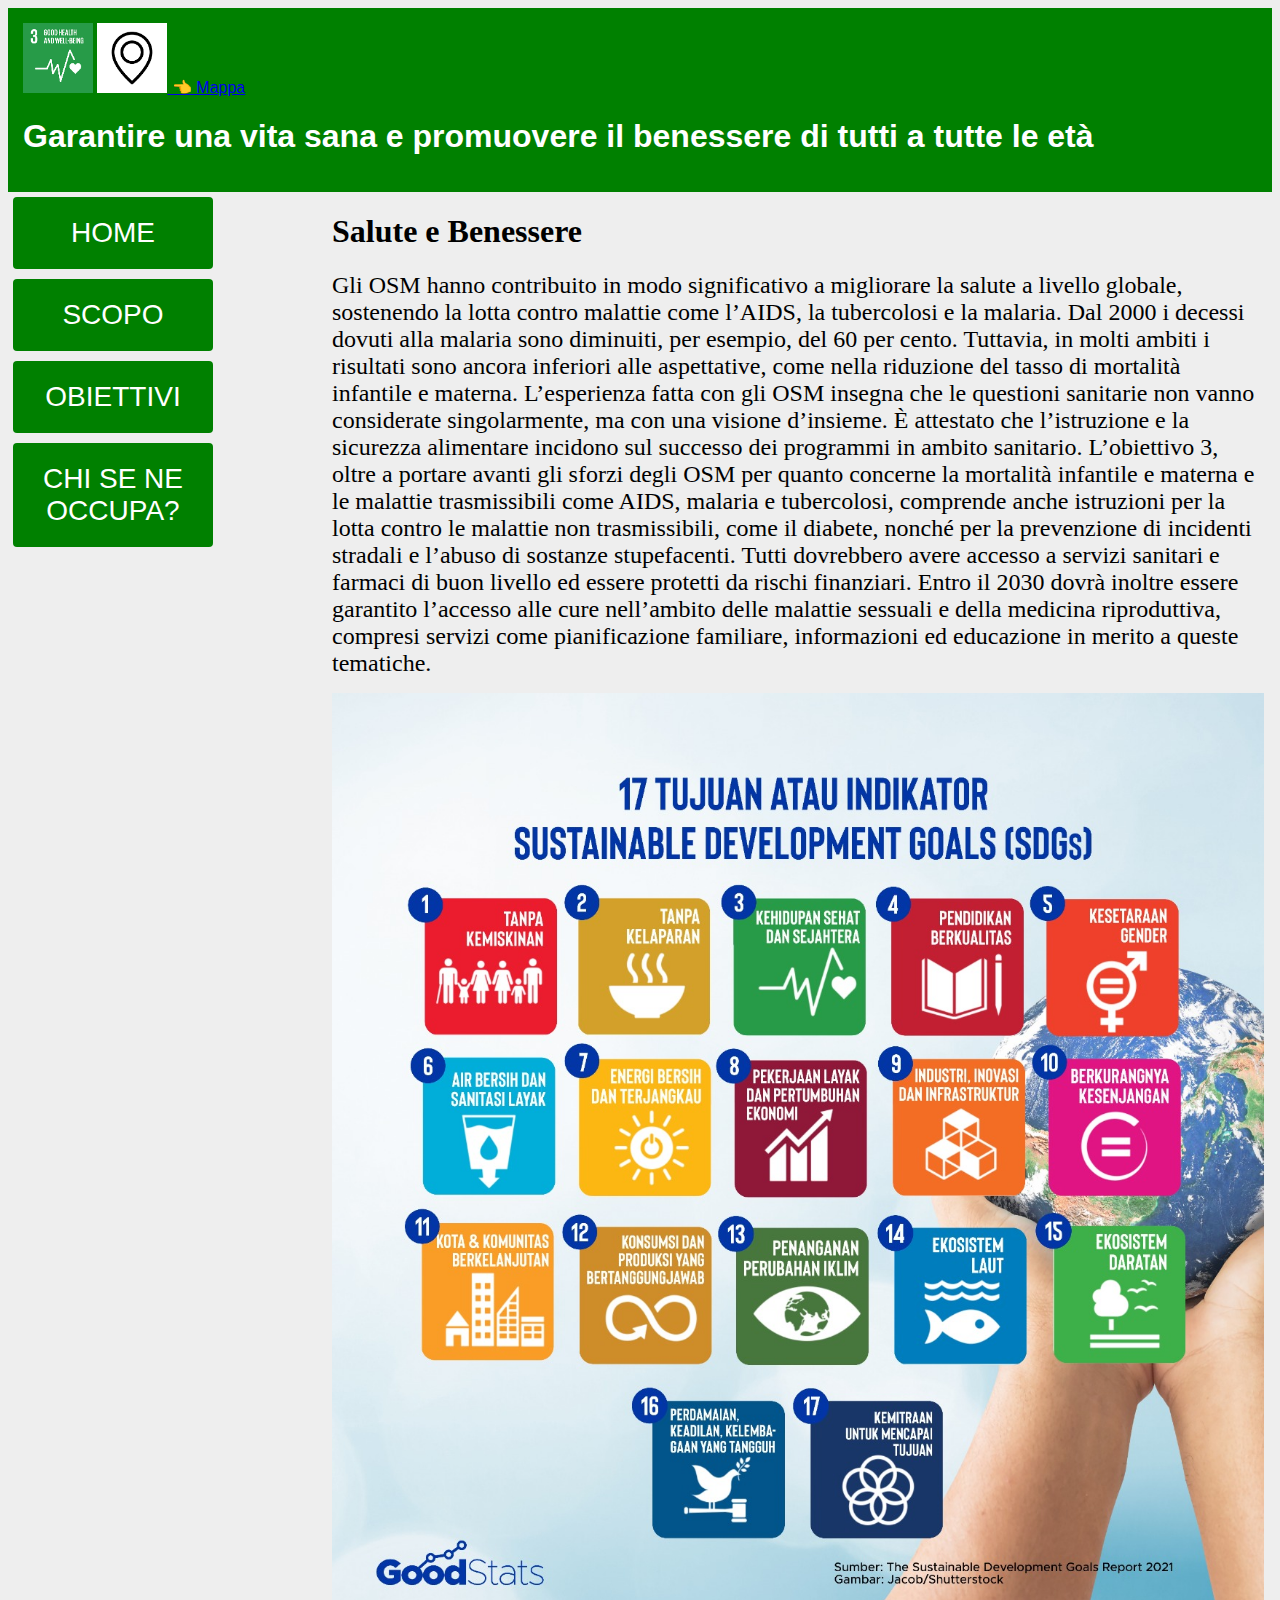
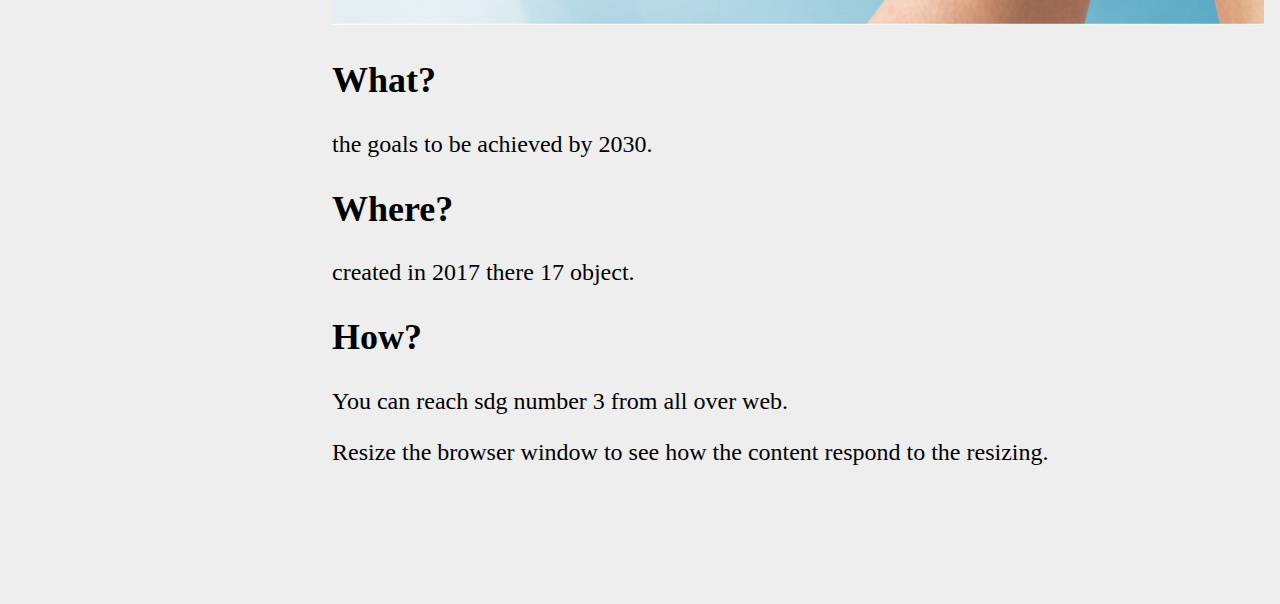
<file: index.html>
<!DOCTYPE html>
<html lang="en">
<head>
    <meta charset="UTF-8">
    <meta http-equiv="X-UA-Compatible" content="IE=edge">
    <meta name="viewport" content="width=device-width, initial-scale=1.0">
    <link href="css/style.css" rel="stylesheet">
    <script src="script/script.js"></script>
    <title>🏠 Salute e Benessere</title>
</head>
<body>
    <header class="header">
        <img src="img/sdg3.png" width="70" height="70">
        <a href="pgs/mappa.html"><img src="img/mappa.png" width="70" height="70" <p> 👈 Mappa</p></a>
        
        <h1>Garantire una vita sana e promuovere il benessere di tutti a tutte le età</h1>
    </header>
    
    <div class="row">
        <nav class="col-3 menu">
          
            <button onclick="myFunction1('pgs/home.html')" class="button"><span>HOME</span></button>
            <button onclick="myFunction1('pgs/scopo.html')"class="button"><span>SCOPO</span></button>
            <button onclick="myFunction1('pgs/obiettivi.html')"class="button"><span>OBIETTIVI</span></button>
            <button onclick="myFunction1('pgs/occupa.html')"class="button"><span>CHI SE NE OCCUPA?</span></button>
          
        </nav>
      
        <div class="col-9">
          <iframe id="myframe" src="pgs/home.html" name="iframe_a" height="2000px" width="100%" title="Iframe Example"></iframe>
   
</body>
</html>
</file>
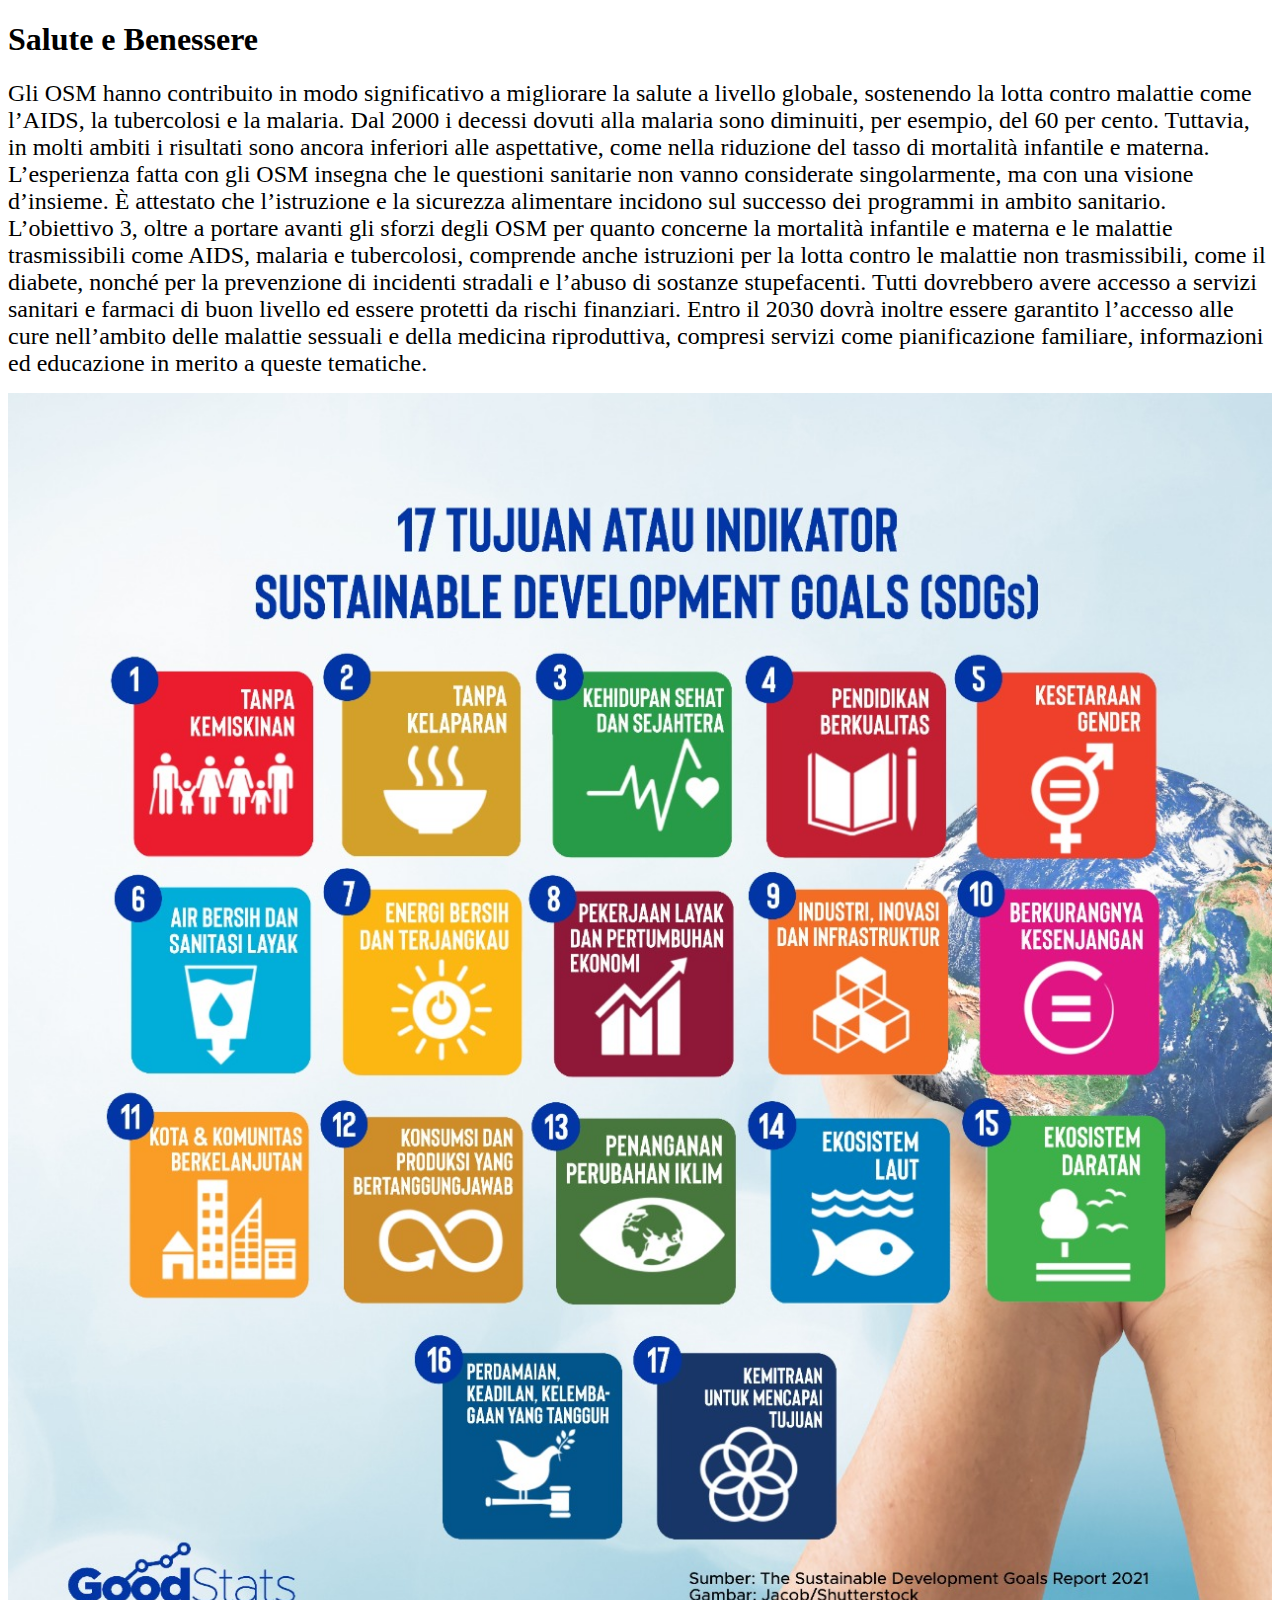
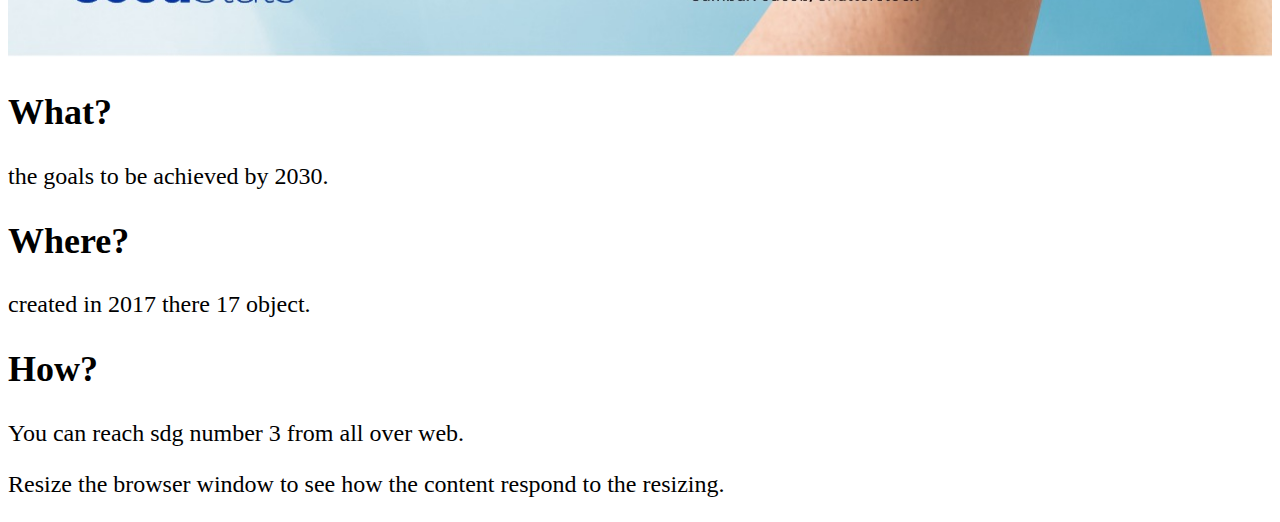
<file: pgs/home.html>
<!DOCTYPE html>
<html lang="en">
<head>
    <meta charset="UTF-8">
    <meta http-equiv="X-UA-Compatible" content="IE=edge">
    <meta name="viewport" content="width=device-width, initial-scale=1.0">
    
    <title>🏠 Home</title>
</head>
<body>
    
    <nav class="col-9">
        <h1>Salute e Benessere</h1>
    <p ><font size = "5">Gli OSM hanno contribuito in modo significativo a migliorare la salute a livello globale, 
        sostenendo la lotta contro malattie come l’AIDS, la tubercolosi e la malaria.
        Dal 2000 i decessi dovuti alla malaria sono diminuiti, per esempio, del 60 per cento. Tuttavia, 
        in molti ambiti i risultati sono ancora inferiori alle aspettative, come nella riduzione del tasso di mortalità infantile e materna. 
        L’esperienza fatta con gli OSM insegna che le questioni sanitarie non vanno considerate singolarmente, ma con una visione d’insieme. 
        È attestato che l’istruzione e la sicurezza alimentare incidono sul successo dei programmi in ambito sanitario. L’obiettivo 3, oltre 
        a portare avanti gli sforzi degli OSM per quanto concerne la mortalità infantile e materna e le malattie trasmissibili come AIDS, malaria 
        e tubercolosi, comprende anche istruzioni per la lotta contro le malattie non trasmissibili, come il diabete, nonché per la prevenzione di 
        incidenti stradali e l’abuso di sostanze stupefacenti. Tutti dovrebbero avere accesso a servizi sanitari e farmaci di buon livello ed essere 
        protetti da rischi finanziari. Entro il 2030 dovrà inoltre essere garantito l’accesso alle cure nell’ambito delle malattie sessuali e della 
        medicina riproduttiva, compresi servizi come pianificazione familiare, informazioni ed educazione in merito a queste tematiche. </font></p>
    <img src="../img/sdg img.jpg" width="100%" height="auto">
    </nav>


    <nav class="col-3 right"><font size = "5">
        <nav class="aside">
          <h2>What?</h2>
          <p>the goals to be achieved by 2030.</p>
          <h2>Where?</h2>
          <p>created in 2017 there 17 object.</p>
          <h2>How?</h2>
          <p>You can reach sdg number 3 from all over web.</p>
        </nav>
    </nav></font>
    
    <footer class="footer"><font size = "5">
      <p>Resize the browser window to see how the content respond to the resizing.</p>
    </footer></font>
      
</body>
</html>
</file>
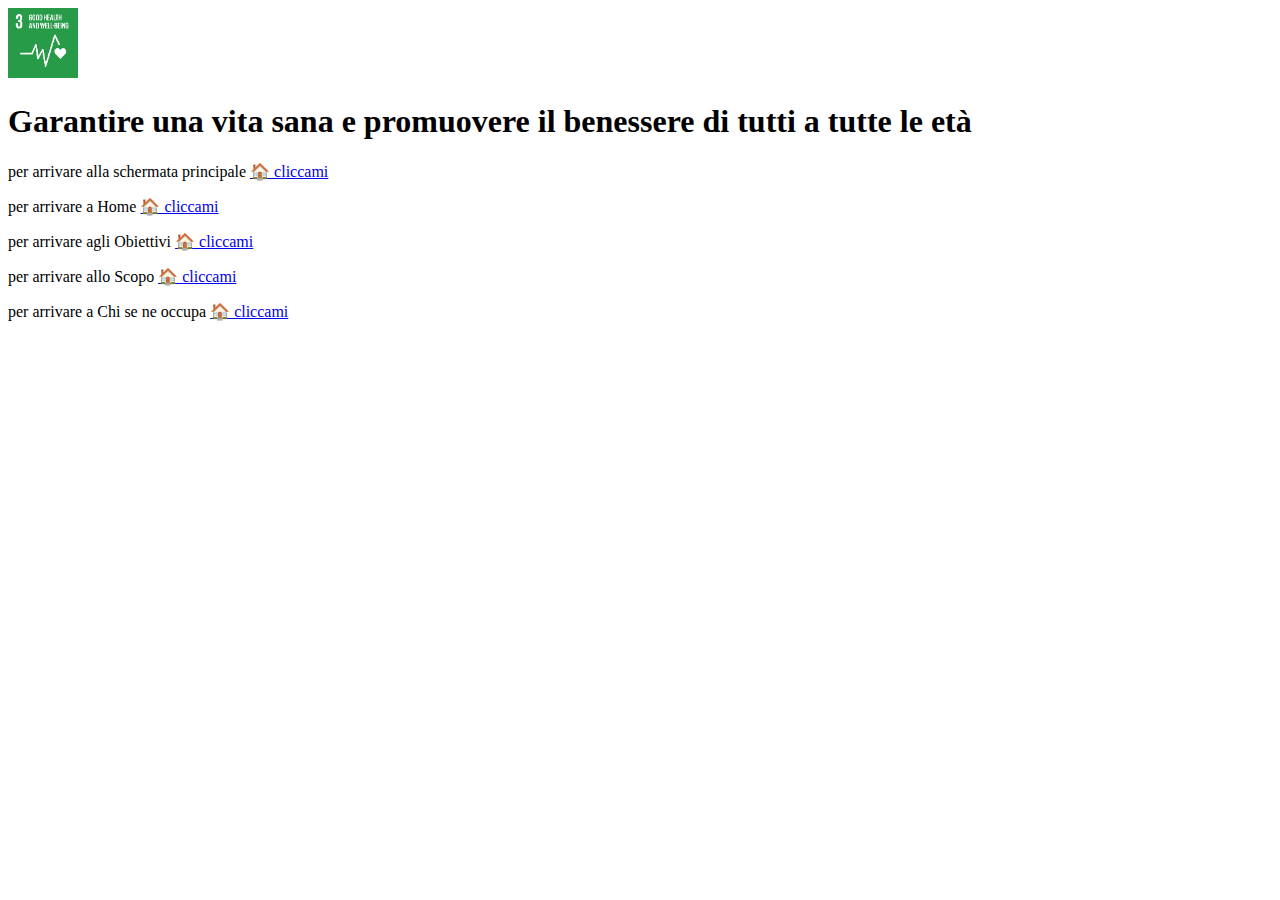
<file: pgs/mappa.html>
<!DOCTYPE html>
<html lang="en">
<head>
    <meta charset="UTF-8">
    <meta http-equiv="X-UA-Compatible" content="IE=edge">
    <meta name="viewport" content="width=device-width, initial-scale=1.0">
    
    <title>🏠 Mappa</title>
</head>
<body>
    <header class="header">
        <img src="../img/sdg3.png" width="70" height="70">        
        <h1>Garantire una vita sana e promuovere il benessere di tutti a tutte le età</h1>
    </header>

    <p>per arrivare alla schermata principale <a href="../index.html"> 🏠 cliccami</a></p>
    <p>per arrivare a Home <a href="../pgs/home.html"> 🏠 cliccami</a></p>
    <p>per arrivare agli Obiettivi <a href="../pgs/obiettivi.html"> 🏠 cliccami</a></p>
    <p>per arrivare allo Scopo <a href="../pgs/scopo.html"> 🏠 cliccami</a></p>
    <p>per arrivare a Chi se ne occupa <a href="../pgs/occupa.html"> 🏠 cliccami</a></p>
</body>
</html>
</file>
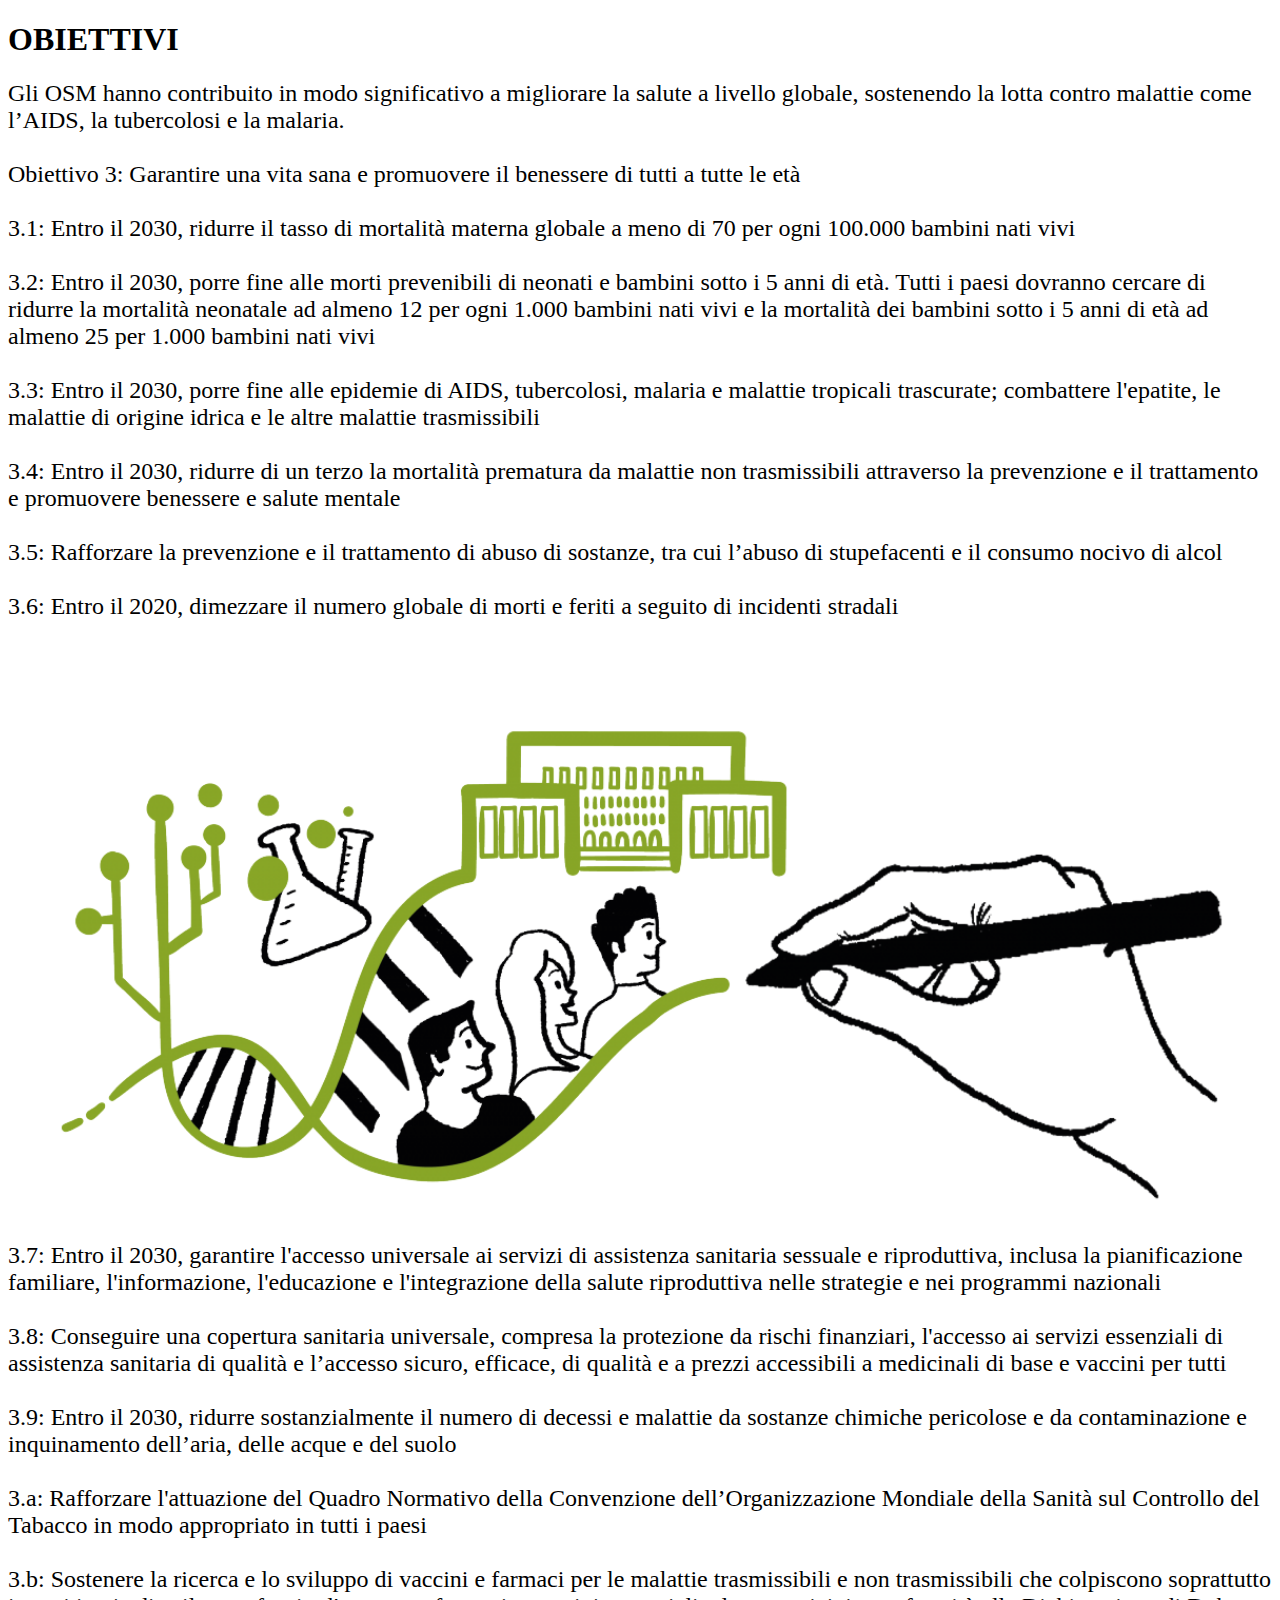
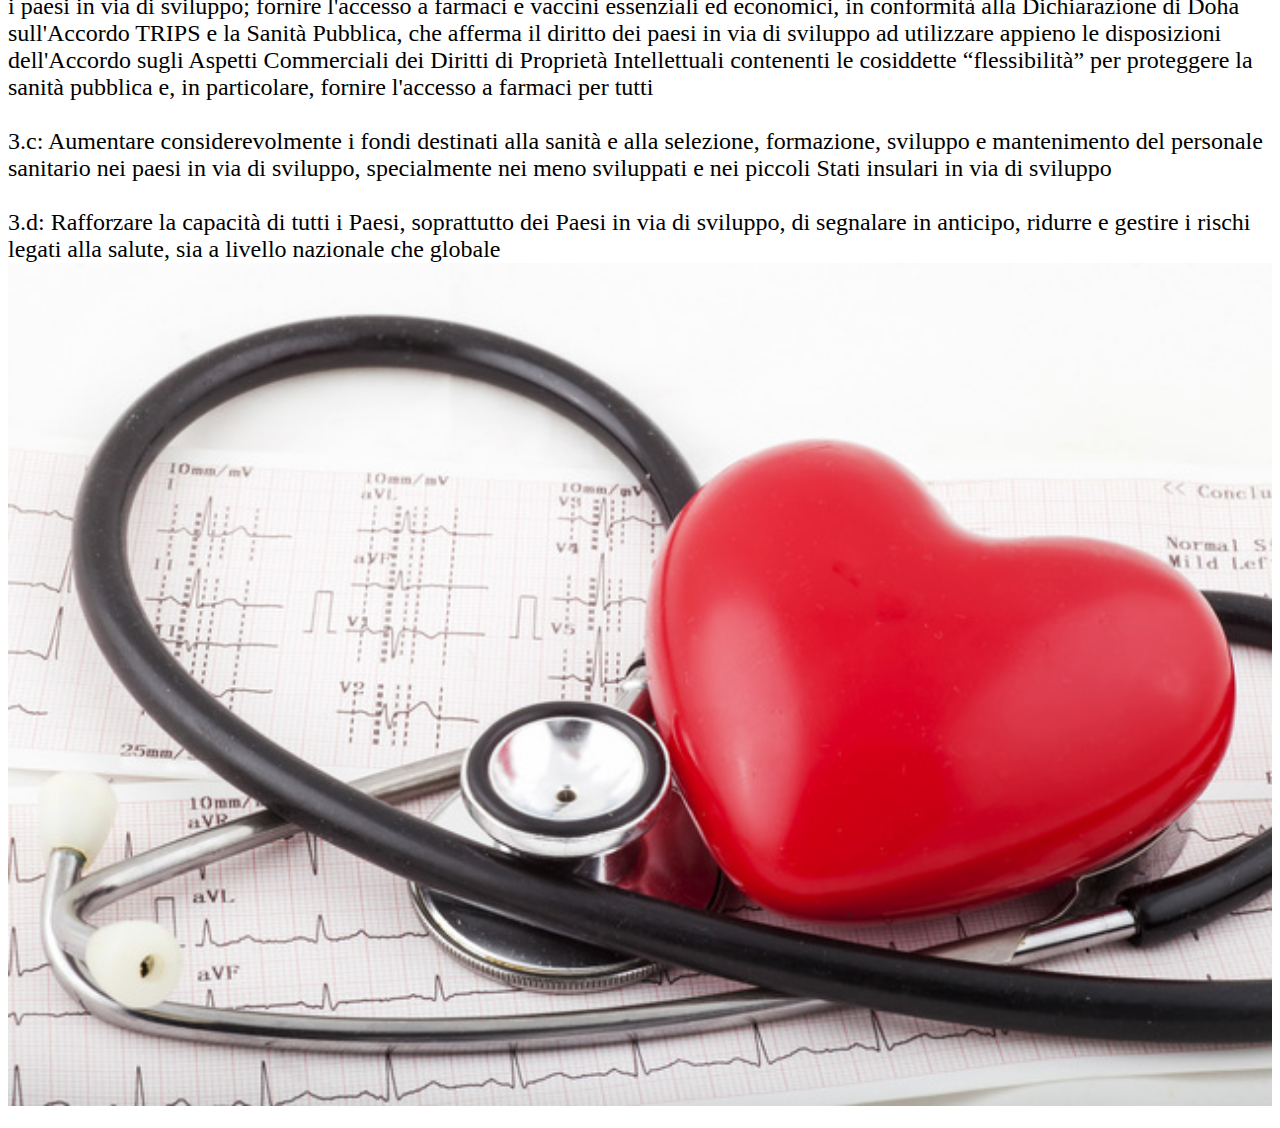
<file: pgs/obiettivi.html>
<!DOCTYPE html>
<html lang="en">
<head>
    <meta charset="UTF-8">
    <meta http-equiv="X-UA-Compatible" content="IE=edge">
    <meta name="viewport" content="width=device-width, initial-scale=1.0">
    
    <title>🏠 OBIETTIVI</title>
</head>
<body>
  
  <nav class="col-9">
    <h1>OBIETTIVI</h1>
<p><font size = "5">
  Gli OSM hanno contribuito in modo significativo a migliorare la salute a livello globale, sostenendo la lotta contro malattie come l’AIDS, la tubercolosi e la malaria.

    <br><br>Obiettivo 3: Garantire una vita sana e promuovere il benessere di tutti a tutte le età<br><br>

    3.1: Entro il 2030, ridurre il tasso di mortalità materna globale a meno di 70 per ogni 100.000 bambini nati vivi<br><br>
    3.2: Entro il 2030, porre fine alle morti prevenibili di neonati e bambini sotto i 5 anni di età.  Tutti i paesi dovranno cercare di ridurre la mortalità neonatale ad almeno 12 per ogni 1.000 bambini nati vivi e la mortalità dei bambini sotto i 5 anni di età ad almeno 25 per 1.000 bambini nati vivi<br><br>
    3.3: Entro il 2030, porre fine alle epidemie di AIDS, tubercolosi, malaria e malattie tropicali trascurate; combattere l'epatite, le malattie di origine idrica e le altre malattie trasmissibili<br><br>
    3.4: Entro il 2030, ridurre di un terzo la mortalità prematura da malattie non trasmissibili attraverso la prevenzione e il trattamento e promuovere benessere e salute mentale<br><br>
    3.5: Rafforzare la prevenzione e il trattamento di abuso di sostanze, tra cui l’abuso di stupefacenti e il consumo nocivo di alcol<br><br>
    3.6: Entro il 2020, dimezzare il numero globale di morti e feriti a seguito di incidenti stradali<br><br>
    <img src="../img/sciencecity_promoz_img.png" width="100%" height="auto">
    3.7: Entro il 2030, garantire l'accesso universale ai servizi di assistenza sanitaria sessuale e riproduttiva, inclusa la pianificazione familiare, l'informazione, l'educazione e l'integrazione della salute riproduttiva nelle strategie e nei programmi nazionali<br><br>
    3.8: Conseguire una copertura sanitaria universale, compresa la protezione da rischi finanziari, l'accesso ai servizi essenziali di assistenza sanitaria di qualità e l’accesso sicuro, efficace, di qualità e a prezzi accessibili a medicinali di base e vaccini per tutti<br><br>
    3.9: Entro il 2030, ridurre sostanzialmente il numero di decessi e malattie da sostanze chimiche pericolose e da contaminazione e inquinamento dell’aria, delle acque e del suolo<br><br>
    3.a: Rafforzare l'attuazione del Quadro Normativo della Convenzione dell’Organizzazione Mondiale della Sanità sul Controllo del Tabacco in modo appropriato in tutti i paesi<br><br>
    3.b: Sostenere la ricerca e lo sviluppo di vaccini e farmaci per le malattie trasmissibili e non trasmissibili che colpiscono soprattutto i paesi in via di sviluppo; fornire l'accesso a farmaci e vaccini essenziali ed economici, in conformità alla Dichiarazione di Doha sull'Accordo TRIPS e la Sanità Pubblica, che afferma il diritto dei paesi in via di sviluppo ad utilizzare appieno le disposizioni dell'Accordo sugli Aspetti Commerciali dei Diritti di Proprietà Intellettuali contenenti le cosiddette “flessibilità” per proteggere la sanità pubblica e, in particolare, fornire l'accesso a farmaci per tutti<br><br>
    3.c: Aumentare considerevolmente i fondi destinati alla sanità e alla selezione, formazione, sviluppo e mantenimento del personale sanitario nei paesi in via di sviluppo, specialmente nei meno sviluppati e nei piccoli Stati insulari in via di sviluppo<br><br>
    3.d: Rafforzare la capacità di tutti i Paesi, soprattutto dei Paesi in via di sviluppo, di segnalare in anticipo, ridurre e gestire i rischi legati alla salute, sia a livello nazionale che globale<br>
    <img src="../img/default-SDG3.jpg" width="100%" height="auto">
    </font></p>
  </nav>
</body>
</html>
</file>
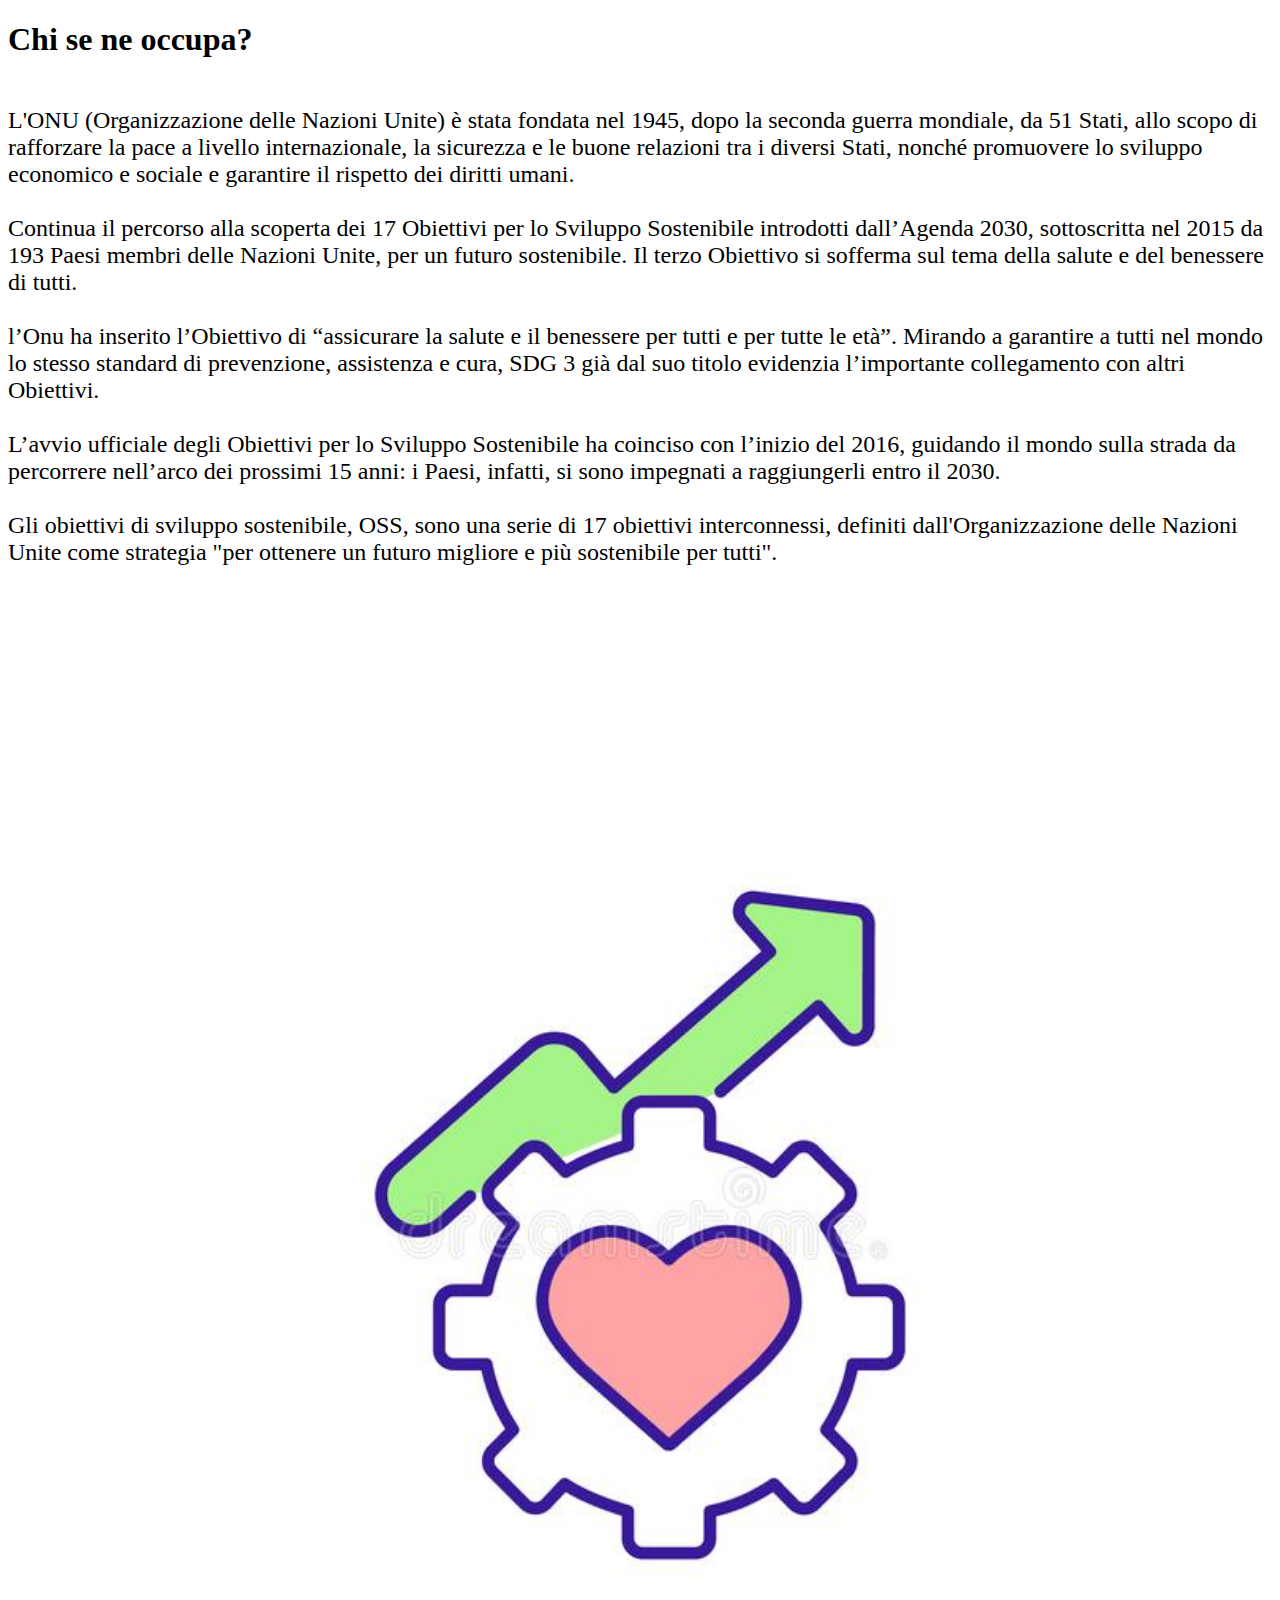
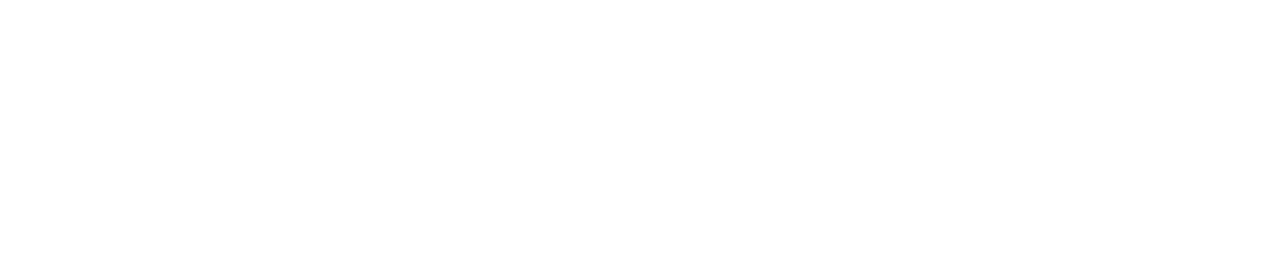
<file: pgs/occupa.html>
<!DOCTYPE html>
<html lang="en">
<head>
    <meta charset="UTF-8">
    <meta http-equiv="X-UA-Compatible" content="IE=edge">
    <meta name="viewport" content="width=device-width, initial-scale=1.0">
   
    <title>🏠 CHI?</title>
</head>
<body>
   
  <nav class="col-6">
    <h1>Chi se ne occupa?</h1>
<p><font size ="5">
    <br>L'ONU (Organizzazione delle Nazioni Unite) è stata fondata nel 1945, dopo la seconda guerra mondiale, da 51 Stati, allo scopo di rafforzare la pace a livello internazionale, la sicurezza e le buone relazioni tra i diversi Stati, nonché promuovere lo sviluppo economico e sociale e garantire il rispetto dei diritti umani.<br><br>
    Continua il percorso alla scoperta dei 17 Obiettivi per lo Sviluppo Sostenibile introdotti dall’Agenda 2030, sottoscritta nel 2015 da 193 Paesi membri delle Nazioni Unite, per un futuro sostenibile. Il terzo Obiettivo si sofferma sul tema della salute e del benessere di tutti.<br><br>

    l’Onu ha inserito l’Obiettivo di “assicurare la salute e il benessere per tutti e per tutte le età”.
    Mirando a garantire a tutti nel mondo lo stesso standard di prevenzione, assistenza e cura, SDG 3 già dal suo titolo evidenzia l’importante collegamento con altri Obiettivi.<br><br>
    
    L’avvio ufficiale degli Obiettivi per lo Sviluppo Sostenibile ha coinciso con l’inizio del 2016, guidando il mondo sulla strada da percorrere nell’arco dei prossimi 15 anni: i Paesi, infatti, si sono impegnati a raggiungerli entro il 2030.<br><br>
    Gli obiettivi di sviluppo sostenibile, OSS, sono una serie di 17 obiettivi interconnessi, definiti dall'Organizzazione delle Nazioni Unite come strategia "per ottenere un futuro migliore e più sostenibile per tutti".<br><br>
    <img src="../img/miglioramento.jpg" width="100%" height="auto">
    </font></p>
</nav>  
</div>  
</body>
</html>
</file>
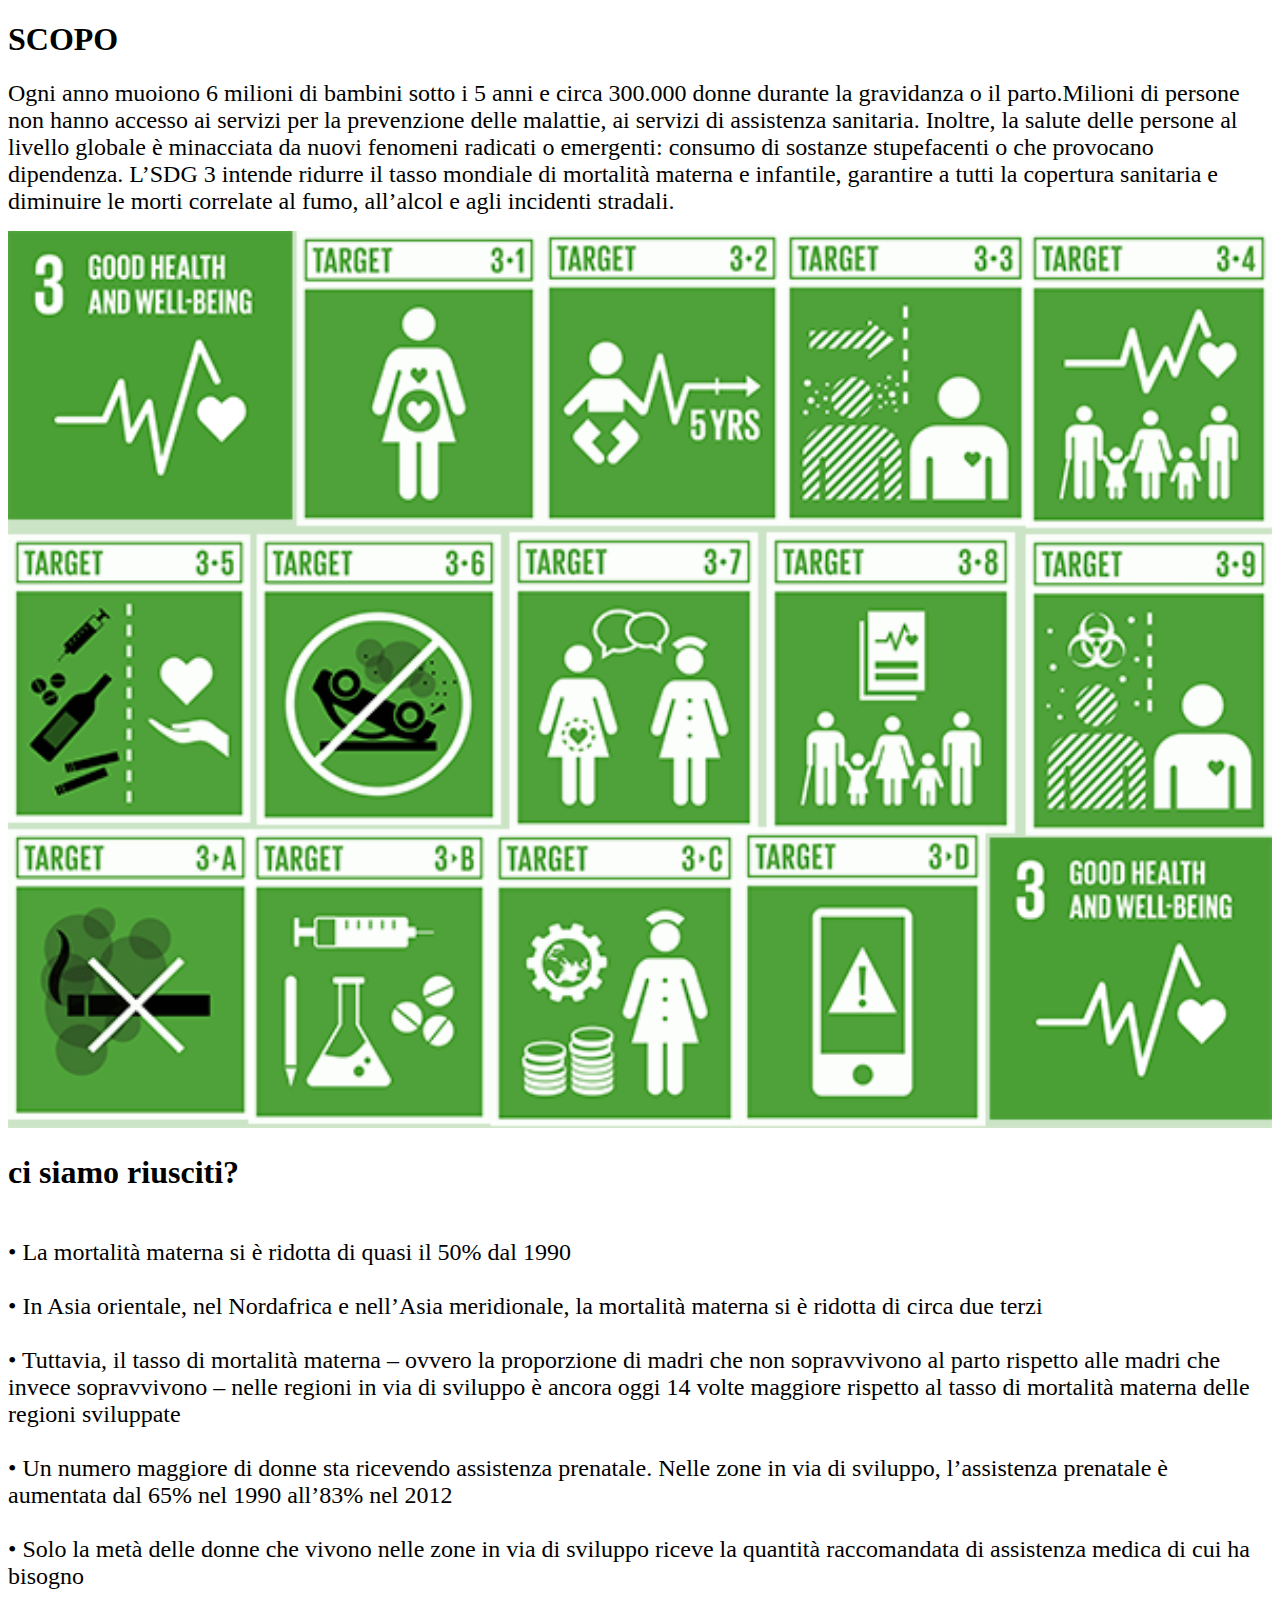
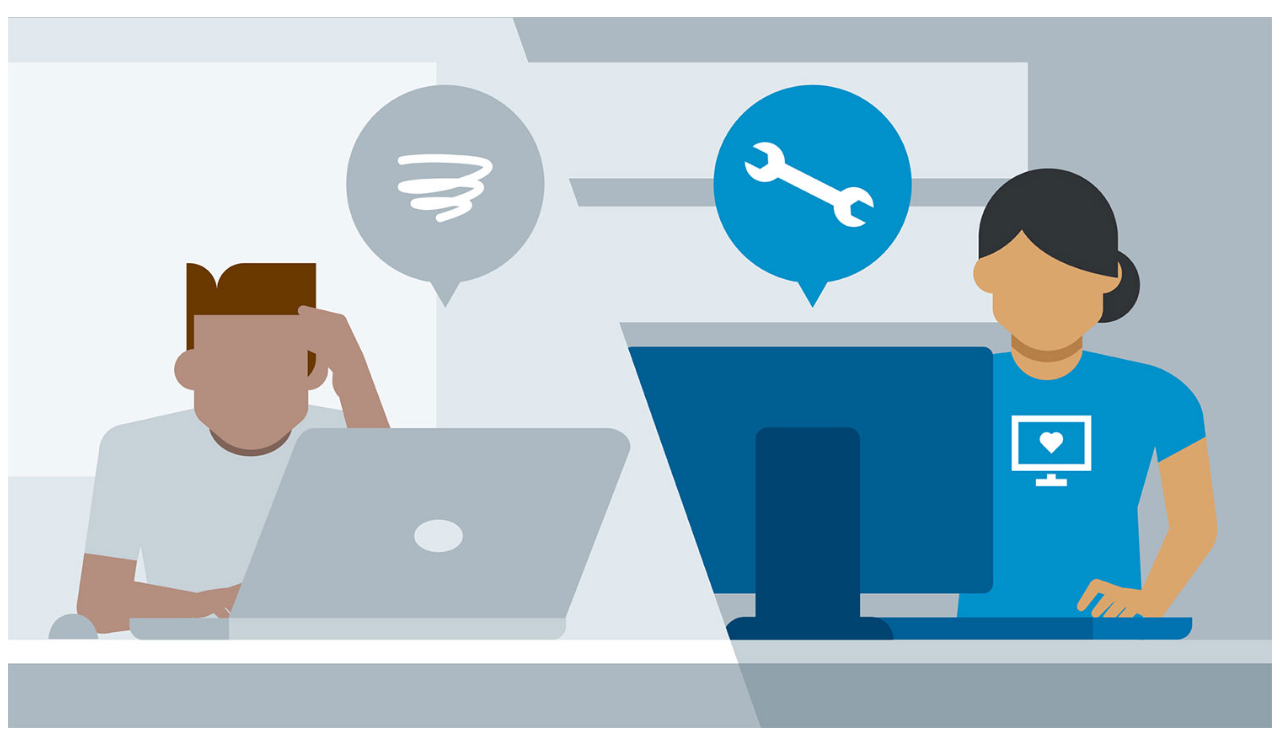
<file: pgs/scopo.html>
<!DOCTYPE html>
<html lang="en">
<head>
    <meta charset="UTF-8">
    <meta http-equiv="X-UA-Compatible" content="IE=edge">
    <meta name="viewport" content="width=device-width, initial-scale=1.0">
   
    <title>🏠 SCOPO</title>
</head>
<body>
  
    <nav class="col-6">
        <h1>SCOPO</h1>
    <p><font size = "5">Ogni anno muoiono 6 milioni di bambini sotto i 5 anni e circa 300.000 donne durante la gravidanza o il parto.Milioni di persone non hanno accesso ai servizi per la prevenzione delle malattie, ai servizi di assistenza sanitaria. Inoltre, la salute delle persone al livello globale è minacciata da nuovi fenomeni radicati o emergenti: consumo di sostanze stupefacenti o che provocano dipendenza. L’SDG 3 intende ridurre il tasso mondiale di mortalità materna e infantile, garantire a tutti la copertura sanitaria  e diminuire le morti correlate al fumo, all’alcol e agli incidenti stradali. </font></p>
    <img src="../img/sdg3 scopo.png"width="100%" height="auto">
    <h1>ci siamo riusciti?</h1>
    <p><font size ="5">
        
        <br>  • La mortalità materna si è ridotta di quasi il 50% dal 1990<br><br>

        •    In Asia orientale, nel Nordafrica e nell’Asia meridionale, la mortalità materna si è ridotta di circa due terzi<br><br>
        •    Tuttavia, il tasso di mortalità materna – ovvero la proporzione di madri che non sopravvivono al parto rispetto alle madri che invece sopravvivono – nelle regioni in via di sviluppo è ancora oggi 14 volte maggiore rispetto al tasso di mortalità materna delle regioni sviluppate<br><br>
        •    Un numero maggiore di donne sta ricevendo assistenza prenatale. Nelle zone in via di sviluppo, l’assistenza prenatale è aumentata dal 65% nel 1990 all’83% nel 2012<br><br>
        •    Solo la metà delle donne che vivono nelle zone in via di sviluppo riceve la quantità raccomandata di assistenza medica di cui ha bisogno<br><br>
        <img src="../img/ass.jpg" width="100%" height="auto">
        </font></p>
    </nav>

</body>
</html>
</file>
<file: css/style.css>
* {
    box-sizing: border-box;
}
.row::after {
    content : "";
    clear: both;
    display: block;
}
.scritta{
    font-size: 200px;
}
body{
    background-color: #eeeeee;
    /*
    background-image: url("benessere-e-salute-e.jpg") ;
    background-repeat: no-repeat;
    background-size: cover;
    background-attachment: fixed;
    */
}
.header {
    background-color: green;
    color: white;
    padding: 15px;
}

[class*="col-"] {
    float: left;
    
}



.footer {
    background-color: #0099cc;
    color: #ffffff;
    text-align: center;
    font-size: 12px;
    padding: 15px;
}
.line{
    width:75%;
    height:8px;
    background: #1eedf4;
    animation:line_grow 5s infinite ease-in-out;

    
  }
@keyframes line_grow{
    0%{width: 0%;}
    50%{width:100%;opacity: 1;}
    75%{width:100%;opacity: 0;}

    100%{width:0%;}
}
@keyframes rotate_effect{
    0%{transform: rotate(0deg); }
    20%{transform: rotate(0deg); }
    40%{transform: rotate(10deg); }
    60%{transform: rotate(-10deg); }
    80%{transform: rotate(0deg); }
    100%{transform: rotate(0deg); }
}

    

@media only screen and (min-width: 600px) {
    div.absolute {float: right;}
    /* For tablets: */
    .col-s-1 {width: 8.33%;}
    .col-s-2 {width: 16.66%;}
    .col-s-3 {width: 25%;}
    .col-s-4 {width: 33.33%;}
    .col-s-5 {width: 41.66%;}
    .col-s-6 {width: 50%;}
    .col-s-7 {width: 58.33%;}
    .col-s-8 {width: 66.66%;}
    .col-s-9 {width: 75%;}
    .col-s-10 {width: 83.33%;}
    .col-s-11 {width: 91.66%;}
    .col-s-12 {width: 100%;}
  
    
  }
  @media only screen and (min-width: 788px) {
    /* For desktop: */
    .col-1 {width: 8.33%;}
    .col-2 {width: 16.66%;}
    .col-3 {width: 25%;}
    .col-4 {width: 33.33%;}
    .col-5 {width: 41.66%;}
    .col-6 {width: 50%;}
    .col-7 {width: 58.33%;}
    .col-8 {width: 66.66%;}
    .col-9 {width: 75%;}
    .col-10 {width: 83.33%;}
    .col-11 {width: 91.66%;}
    .col-12 {width: 100%;}
  }

.button {
    border-radius: 4px;
    background-color: green;
    border:none;
    color: #ffffff;
    text-align: center;
    font-size: 28px;
    padding: 20px;
    width: 200px;
    transition: all 0.5s;
    cursor: pointer;
    margin: 5px;
    
}

.button span {
    cursor: pointer;
    display: inline-block;
    position: relative;
    transition: 0.5s;
}

.button span:after {
    content: '\00bb';
    position: absolute;
    opacity: 0;
    top:0;
    right: -20px;
    transition: 0.5s;
}

.button:hover span {
    padding-right: 25px;
    animation: rotate_effect 5s infinite ease-in-out;
    background-color: #000;
}

.button:hover span:after {
    opacity: 1;
    right: 0;
}
iframe{
    border-style: none;
}
html {
    font-family: "Lucida Sans", sans-serif;
  }
</file>
